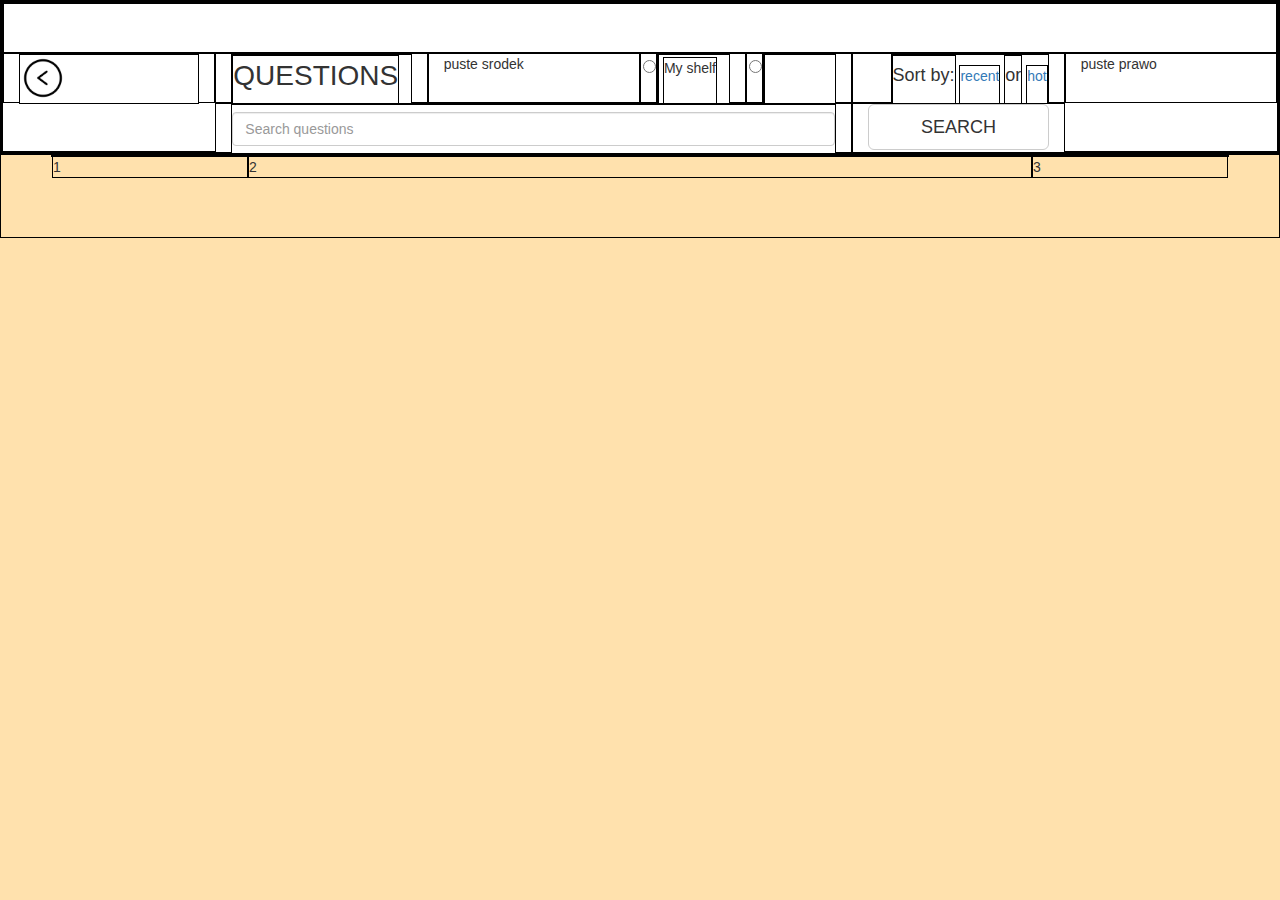
<file: index.html>
<!DOCTYPE html>
<html lang="pl_PL">
  <head>
    <meta charset="utf-8">
    <meta http-equiv="X-UA-Compatible" content="IE=edge">
    <meta name="viewport" content="width=device-width, initial-scale=1">
    <title>Questions</title>

    <!-- Bootstrap -->
    <link href="css/bootstrap.min.css" rel="stylesheet">
    <link href="css/main.css" rel="stylesheet">

    <!-- HTML5 Shim and Respond.js IE8 support of HTML5 elements and media queries -->
    <!-- WARNING: Respond.js doesn't work if you view the page via file:// -->
    <!--[if lt IE 9]>
      <script src="https://oss.maxcdn.com/html5shiv/3.7.2/html5shiv.min.js"></script>
      <script src="https://oss.maxcdn.com/respond/1.4.2/respond.min.js"></script>
    <![endif]-->
  </head>
  <body>
  	
  <!-- wiersza nagłowka-->
   <div class="navbar2">
   <div class="navbar-row">
   <div class="row-header">
   		<div class="col-lg-12"></div>
   </div>
   <div class="row-header">
	  	<div class="col-lg-2">
	  		<div class="nav-img-left-arrow">
	  			<a href="#"><img id="plus" src="icons/left_arrow.png"/></a>
	  		</div>
	  	</div>
	  	<div class="col-lg-2">
	  		<div class="nav-questions">
	  			<div>
	  				<p>QUESTIONS</p>
	  			</div>
	  	
	  		<div class="nav-img-plus">
	  			<a href="#"><img src="icons/add.png"/></a>
	  		</div>
	  	</div>
	  	</div>
	  	<div class="col-lg-2">
	  		puste srodek
	  	</div>
	    <div class="col-lg-1">
			<div class="nav-radio-button">
		      <div>
		      	<span>
		        	<input type="radio" aria-label="...">
		      	</span>
		      </div>
		      <div>
		      	<p>My shelf</p>
		      </div>
		    </div>
	  	</div>
	  	<div class="col-lg-1">
	  	<div class="nav-radio-button">
		      <div>
		      	<span>
		        	<input type="radio" aria-label="...">
		      	</span>
		      </div>
		      <div>
		      	<p>All questions</p>
		      </div>
		</div>

	  	</div>
	  	<div class="col-lg-2">
	  		<div class="nav-sort-by">
	  			<div>
	  				<h4>Sort by:</h4> 
	  			</div>
		  			<div>
		  				<a href ="#">recent</a>
		  			</div>
		  			<div>
		  				<h4>or</h4> 
		  			</div>
		  			<div>
		  				<a href ="#">hot</a>
		  			</div>	
	  		</div>
	  	</div>
	    <div class="col-lg-2">
	  		puste prawo
  	</div>
  	</div>
  
	<div class="row-header">

	  	<div class="col-lg-6 col-lg-offset-2">
	  		<div class="nav-search-bar">
	  			<input type="text" class="form-control" placeholder="Search questions">
	  		</div>
	  	</div>
	  	<div class="col-lg-2">
		  	<button type="button" class="btn btn-default btn-lg" style="width: 100%">
			SEARCH
			</button>
	  	</div>

	  </div>
	  </div>
	</div>
	 
<!--container-->	 
	<div class="container-fluid">
		<div class="container-inside">
			<div class="col-lg-2"> 
				1
			</div>
			<div class="col-lg-8">
				2
			</div> 
			<div class="col-lg-2">
				3
			</div>
		</div>  
		</div>  
  
    <!-- jQuery (necessary for Bootstrap's JavaScript plugins) -->
    <script src="https://ajax.googleapis.com/ajax/libs/jquery/1.11.1/jquery.min.js"></script>
    <!-- Include all compiled plugins (below), or include individual files as needed -->
    <script src="js/bootstrap.min.js"></script>
  </body>
</html>
</file>
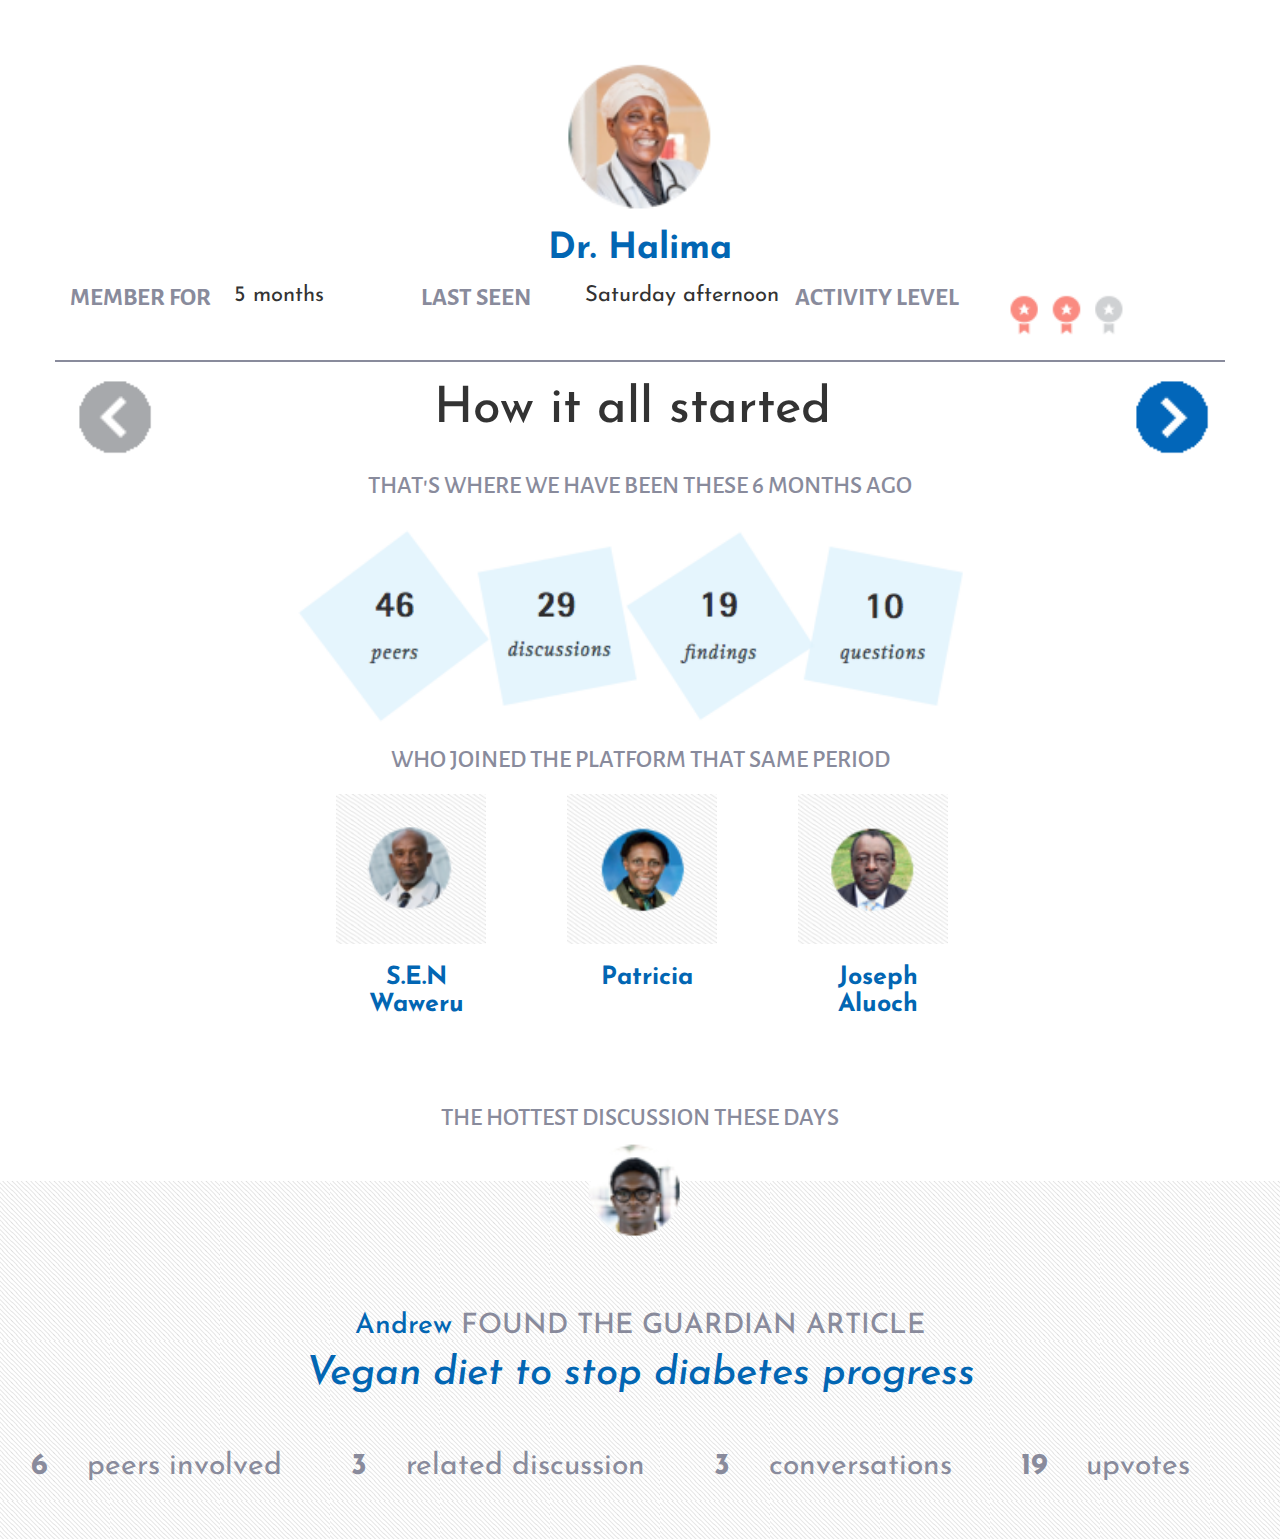
<file: index3.html>
<!DOCTYPE html>
<html lang="pl_PL">
  <head>
    <meta charset="utf-8">
    <meta http-equiv="X-UA-Compatible" content="IE=edge">
    <meta name="viewport" content="width=device-width, initial-scale=1">
    <title>Profile base</title>

	
	<link href='http://fonts.googleapis.com/css?family=Alegreya+Sans+SC' rel='stylesheet' type='text/css'> 
	<link href='http://fonts.googleapis.com/css?family=Josefin+Sans:400,400italic,600,600italic|Crafty+Girls' rel='stylesheet' type='text/css'>
    <!-- Bootstrap -->
    <link href="css/bootstrap.min.css" rel="stylesheet">
    <link href="css/main3.css" rel="stylesheet">

    <!-- HTML5 Shim and Respond.js IE8 support of HTML5 elements and media queries -->
    <!-- WARNING: Respond.js doesn't work if you view the page via file:// -->
    <!--[if lt IE 9]>
      <script src="https://oss.maxcdn.com/html5shiv/3.7.2/html5shiv.min.js"></script>
      <script src="https://oss.maxcdn.com/respond/1.4.2/respond.min.js"></script>
    <![endif]-->
  </head>
  <body>
  	<div class="container">
  		<!---------HEADER---------->
  		<div class="row" id="row-header">
			<div class="row">
				<div class="profile-img">
					<img src="icons/drHalima.png" width="150" height="150"/>
				</div>
			</div>
			<div class="row">
				<h1 class="header-name">Dr. Halima</h1>
			</div>
			<div class="row" id="header-info">
				<div class="col-lg-2" style="width: 14%">
					<p class="header-pg-info">MEMBER FOR</p>
				</div>
				<div class="col-lg-2" style="width: 16%">
					<p class="header-pr-info">5 months</p>
				</div>
				<div class="col-lg-2" style="width: 14%">
					<p class="header-pg-info">LAST SEEN</p>
				</div>
				<div class="col-lg-2" style="width: 18%">
					<p class="header-pr-info">Saturday afternoon</p>
				</div>
				<div class="col-lg-2" style="width: 18%">
					<p class="header-pg-info">ACTIVITY LEVEL</p>
				</div>
				<div class="col-lg-2" style="width: 14%">
					<div>
						<img src="icons/badges.png"/ style="height: 50px">
					</div>
				</div>
			</div>
  		</div>
  		
		<!--CONTENT-->
  		<div class="row">
				<div class="content-header">
					<div class="col-lg-1">
						<div class="content-arrow">
							<img src="icons/Circled Chevron Left-48.png" width="90" height="90"/>
						</div>
					</div>
					<div class="col-lg-10" style="width: 82%">
						<div class="content-text">
							<h1>How it all started</h1>
						</div>
					</div>
					<div class="col-lg-1" style="width: 9%">
						<div class="content-arrow">
							<img src="icons/Circled Chevron Right-48.png" width="90" height="90"/>
						</div>
					</div>
				</div>
			</div>
			
			<div class="row">
				<div class="content-middle">
					<div>
						<h4>THAT'S WHERE WE HAVE BEEN THESE 6 MONTHS AGO</h4>
					</div>
					
					<div class="content-rect">
							<img src="icons/rect all.png"/ style="width:60%">
					</div>
				<h4>WHO JOINED THE PLATFORM THAT SAME PERIOD</h4>
				
				
				
				<!-- pictures-->
				<div class="row content-pics">
			        <div class="col-lg-3 ">
			          <img class="rectangle" src="icons/footer-bg.png" width="150" height="150">
			          <img class="pic" src="icons/pic1.png" width="90" height="90"/>
			          <h2>S.E.N <br>Waweru</h2>
			        </div><!-- /.col-lg-4 -->
			        <div class="col-lg-3">
			          <img class="rectangle" src="icons/footer-bg.png" width="150" height="150">
			          <img class="pic" src="icons/pic2.png" width="90" height="90"/>
			          <h2>Patricia</h2>		          
			        </div><!-- /.col-lg-4 -->
			        <div class="col-lg-3">
			          <img class="rectangle" src="icons/footer-bg.png" width="150" height="150">
			          <img class="pic" src="icons/pic3.png" width="90" height="90"/>
			          <h2>Joseph <br>Aluoch</h2>
			        </div><!-- /.col-lg-4 -->
			     </div><!-- /.row -->
			</div>
			
			<div class="row content-bottom">
				<h4>THE HOTTEST DISCUSSION THESE DAYS</h4>
			</div>
  		</div>
  		
  	</div>
  	
  		<!--FOOTER-->
  		<div class="footer">
  			<footer>
  				<div class="ft-img">
  					<img src="icons/ft-img.png" width="100" height="100"/>
  				</div>
  				<div class="ft-info"> 
					<h5>Andrew <span style="color: #898B9C">FOUND THE GUARDIAN ARTICLE</span></h5>
  					<h4>Vegan diet to stop diabetes progress</h4>
  				</div>
  				<div class="ft-stats">
  					<div class="ft-stats-group">
  						<div><b>6</b></div>
  						<div>peers involved</div>
  					</div>
  					 <div class="ft-stats-group">
  						<div><b>3</b></div>
  						<div>related discussion</div>
  					</div>
  					<div class="ft-stats-group">
  						<div><b>3</b></div>
  						<div>conversations</div>
  					</div>
  					<div class="ft-stats-group">
  						<div><b>19</b></div>
  						<div>upvotes</div>
  					</div>
  				</div>
  			</footer>
  		</div>
  

    <!-- jQuery (necessary for Bootstrap's JavaScript plugins) -->
    <script src="https://ajax.googleapis.com/ajax/libs/jquery/1.11.1/jquery.min.js"></script>
    <!-- Include all compiled plugins (below), or include individual files as needed -->
    <script src="js/bootstrap.min.js"></script>
  </body>
</html>
</file>
<file: css/main.css>
body{
background-color: rgb(255,225,173);	
}

body div{
	border: 1px solid black;

}

/***********************navbar**********************/

.navbar-row div{
	height: 50px;
	background-color: #FFFFFF;
}


.nav-questions div{
	display: inline-block;
}

.nav-questions p{
	font-size: 2em;
}

.nav-img-plus img{
	height: 95%;
}
.nav-img-left-arrow img{
	height: 95%;
}

.nav-radio-button div{
	display: inline-block;
}
.nav-radio-button div span{
	margin-left: -15px;
}
.nav-sort-by{
	float: right;
}
.nav-sort-by div{
	display: inline-block;

}

.nav-search-bar{
	padding-top: 7px;
}

/******************container************************/
.container-fluid, .container-inside div{
	margin:0px;
	padding:0px;
	
}


.container-inside { 
	background-color: #FBFBFB;
	margin: 0px 50px 80px 50px;
}
</file>
<file: css/main3.css>
body div{
/*border: 1px solid black;*/
font-family: 'Alegreya Sans SC', sans-serif;


}

.row div {
	margin: 0px;
}

#row-header{
	padding-bottom: 20px;
	padding-top: 50px;
	border-bottom: 2px solid #898B9C;
}
.profile-img img{
	display: block;
	margin-left: auto;
	margin-right: auto;
}

.header-name{
	text-align: center;
	color: #0266B3;
	font-family: 'Josefin Sans', sans-serif;
	font-weight: bold;
}

#header-info div{
	padding-right: 0px;
}
.header-pg-info{
	font-size: 25px;
	color: #898B9C;
	vertical-align: middle;
	margin: 0px;
	font-weight: bold;
	
	
}

.header-pr-info{
	font-size:22px;
	vertical-align: middle;
	margin: 0px;
		font-family: 'Josefin Sans', sans-serif;
}


/******Content***/
.row-content div{
	padding-bottom: 50px;
}

.content-header, .content-middle {
	margin: auto;
	text-align: center;
}

.content-text h1{
	text-align: center;
	vertical-align: center;
	font-size: 50px;
		font-family: 'Josefin Sans', sans-serif;
}

.content-middle h4, .content-bottom h4{
	font-size: 25px;
	color: #898B9C;
	vertical-align: center;
	text-align: center;

}

.content-rect div, img{
	display: inline;
	margin-right: 10px;
	margin-top: 10px;
}

.content-pics {
	padding-left: 21%;
}

.content-pics div{
	margin-bottom: 50px;	
}

.content-pics h2{
	font-size: 25px;
	color: #0266B3;
	font-weight: bold;
	font-family: 'Josefin Sans', sans-serif;
}

.rectangle{
position: relative;
}

.pic{
position: absolute;
	top: 30px;
	left: 65px;
}
.content-bottom h4{
	margin-top: 25px;
	margin-bottom: 50px;
}

/******Footer********/
footer{
	background-image: url(../icons/footer-bg.png);
	text-align: center;
	padding-bottom: 50px;

}

.ft-img img{
	margin-top:-40px;

}

.ft-info h5{
	font-size: 28px;
	color: #0266B3;
	font-family: 'Josefin Sans', sans-serif;
	margin-top: 70px;
}

.ft-info h4{
	font-size: 40px;
	color: #0266B3;
	font-style: italic;
	font-family: 'Josefin Sans', sans-serif;
}

.ft-stats {
	margin-top: 50px;

}
.ft-stats div{
	display: inline;
	margin-right: 30px;
	font-size: 30px;
	color: #898B9C;
	font-family: 'Josefin Sans', sans-serif;
}
</file>
